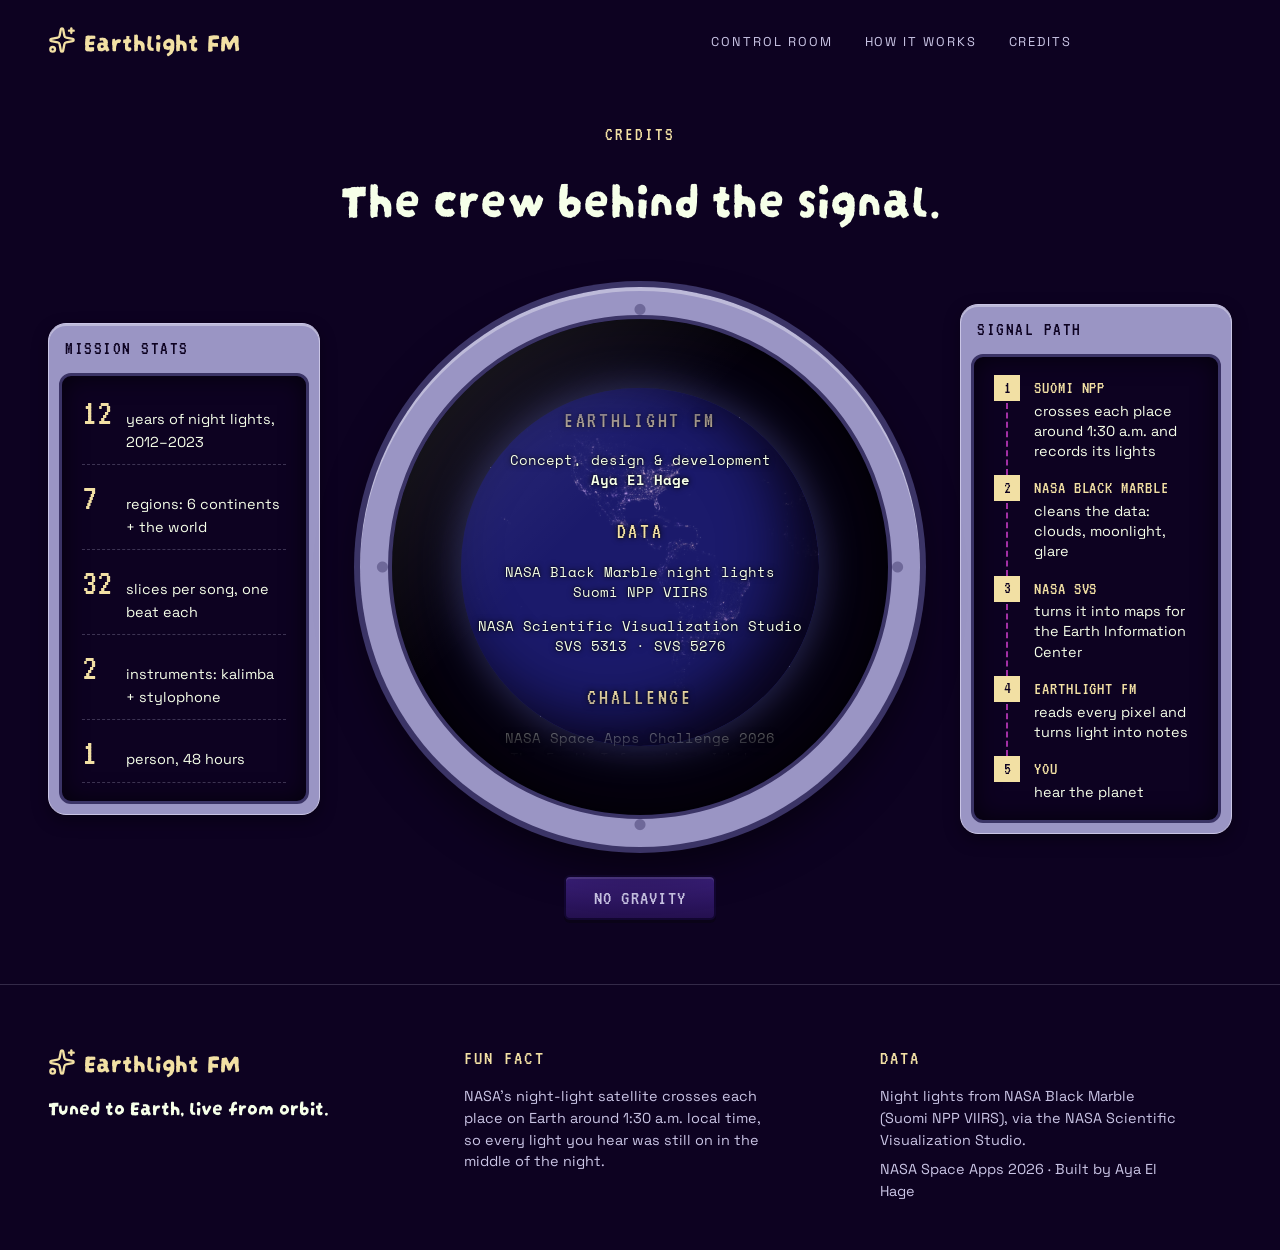
<file: credits.html>
<!DOCTYPE html>
<html lang="en">

<head>
    <meta charset="UTF-8">
    <meta name="viewport" content="width=device-width, initial-scale=1.0">
    <title>Credits · Earthlight FM</title>
    <link rel="preconnect" href="https://fonts.googleapis.com">
    <link rel="preconnect" href="https://fonts.gstatic.com" crossorigin>
    <link
        href="https://fonts.googleapis.com/css2?family=Darumadrop+One&family=Space+Grotesk:wght@400;500;700&family=Space+Mono:wght@400;700&family=VT323&display=swap"
        rel="stylesheet">
    <link rel="icon" type="image/svg+xml" href="assets/favicon.svg">
    <link rel="stylesheet" href="style.css">
</head>

<body>

    <!-- HEADER -->
    <header class="site-header">
        <a href="index.html" class="logo">
            <span class="icon icon-sparkles" aria-hidden="true"></span>
            Earthlight <span class="logo-fm">FM</span>
        </a>

        <nav aria-label="Main">
            <ul class="nav-links">
                <li><a href="index.html#screens">Control room</a></li>
                <li><a href="#how">How it works</a></li>
                <li><a href="credits.html" aria-current="page">Credits</a></li>
            </ul>
        </nav>
    </header>

    <main class="credits-page">
        <p class="eyebrow">Credits</p>
        <h1 class="section-title">The crew behind the signal.</h1>

        <div class="credits-stage">

            <!-- LEFT: mission stats -->
            <aside class="monitor credits-side" aria-labelledby="stats-title">
                <header class="monitor-label" id="stats-title">Mission stats</header>
                <div class="monitor-screen side-screen">
                    <dl class="stats">
                        <div>
                            <dt>12</dt>
                            <dd>years of night lights, 2012–2023</dd>
                        </div>
                        <div>
                            <dt>7</dt>
                            <dd>regions: 6 continents + the world</dd>
                        </div>
                        <div>
                            <dt>32</dt>
                            <dd>slices per song, one beat each</dd>
                        </div>
                        <div>
                            <dt>2</dt>
                            <dd>instruments: kalimba + stylophone</dd>
                        </div>
                        <div>
                            <dt>1</dt>
                            <dd>person, 48 hours</dd>
                        </div>
                    </dl>
                </div>
            </aside>

            <!-- CENTER: spaceship window -->
            <div class="porthole" id="porthole">
                <div class="porthole-glass">
                    <div class="space-globe" aria-hidden="true"></div>

                    <!-- rolling credits (real text, readable by screen readers) -->
                    <div class="credits-roll">
                        <div class="roll">
                            <p class="roll-head">Earthlight FM</p>
                            <p>Concept, design & development<br><strong>Aya El Hage</strong></p>

                            <p class="roll-head">Data</p>
                            <p>NASA Black Marble night lights<br>Suomi NPP VIIRS</p>
                            <p>NASA Scientific Visualization Studio<br>SVS 5313 · SVS 5276</p>

                            <p class="roll-head">Challenge</p>
                            <p>NASA Space Apps Challenge 2026<br>The Earth Information Jukebox</p>
                            <p>Local event: Tripoli, Lebanon</p>

                            <p class="roll-head">Sound</p>
                            <p>Synthesis: Tone.js (MIT)</p>
                            <p>Printer sound: Freesound (CC0)</p>

                            <p class="roll-head">Visuals</p>
                            <p>World map: simplemaps.com</p>
                            <p>Icons: Lucide (ISC)</p>
                            <p>Fonts: Darumadrop One, Space Grotesk,<br>Space Mono, VT323 (Google Fonts, OFL)</p>
                            <p>Instrument panel photo: NASA</p>

                            <p class="roll-head">Assistance</p>
                            <p>AI support for planning, code and debugging: Claude</p>

                            <p class="roll-head">Special thanks</p>
                            <p>Mom, chief design critic</p>

                            <p class="roll-end">✦ Every light is a person, a home, a sound. ✦</p>
                        </div>
                    </div>
                </div>
            </div>

            <!-- RIGHT: signal path -->
            <aside class="monitor credits-side" aria-labelledby="path-title">
                <header class="monitor-label" id="path-title">Signal path</header>
                <div class="monitor-screen side-screen">
                    <ol class="signal-path">
                        <li><strong>Suomi NPP</strong> crosses each place around 1:30 a.m. and records its lights</li>
                        <li><strong>NASA Black Marble</strong> cleans the data: clouds, moonlight, glare</li>
                        <li><strong>NASA SVS</strong> turns it into maps for the Earth Information Center</li>
                        <li><strong>Earthlight FM</strong> reads every pixel and turns light into notes</li>
                        <li><strong>You</strong> hear the planet</li>
                    </ol>
                </div>
            </aside>

        </div>

        <div class="credits-controls">
            <button class="key gravity-key" id="gravity-btn" aria-pressed="false">No gravity</button>
        </div>
    </main>

    <!-- FOOTER -->
    <footer class="site-footer">
        <div class="footer-brand">
            <p class="logo">
                <span class="icon icon-sparkles" aria-hidden="true"></span>
                Earthlight <span class="logo-fm">FM</span>
            </p>
            <p class="footer-tagline">Tuned to Earth, live from orbit.</p>
        </div>

        <div class="footer-col">
            <h3>Fun fact</h3>
            <p>NASA's night-light satellite crosses each place on Earth around 1:30 a.m. local time, so every light you
                hear was still on in the middle of the night.</p>
        </div>

        <div class="footer-col">
            <h3>Data</h3>
            <p>Night lights from NASA Black Marble (Suomi NPP VIIRS), via the NASA Scientific Visualization Studio.</p>
            <p>NASA Space Apps 2026 · Built by Aya El Hage</p>
        </div>
    </footer>

    <!-- HOW IT WORKS POP-UP -->
    <dialog class="retro-window" id="how" aria-labelledby="how-title">
        <div class="window-bar">
            <h2 id="how-title">HOW_IT_WORKS.EXE</h2>
            <span class="window-stripes" aria-hidden="true"></span>
            <button class="window-close" id="how-close" aria-label="Close">
                <span class="icon icon-close" aria-hidden="true"></span>
            </button>
        </div>

        <div class="window-body">
            <img class="how-photo" src="assets/images/controlpanel.jpg"
                alt="Vintage NASA aircraft instrument panel full of dials and switches">

            <div class="how-content">
                <p class="window-intro">Earthlight FM turns NASA's night lights into music. Here's how to tune in:</p>

                <ol class="how-steps">
                    <li>
                        <div><strong>Pick a place</strong><span>Click a continent on the map, or press World.</span>
                        </div>
                    </li>
                    <li>
                        <div><strong>Pick a time</strong><span>What changed (2012 → 2023), one year, or two years to
                                compare.</span></div>
                    </li>
                    <li>
                        <div><strong>Press Play</strong><span>The region is read from west to east, one note per
                                slice.</span></div>
                    </li>
                    <li>
                        <div><strong>Watch the screens</strong><span>The globe, graph, notes and log follow the
                                music.</span></div>
                    </li>
                    <li>
                        <div><strong>Press Print</strong><span>Get a field report explaining what you heard.</span>
                        </div>
                    </li>
                </ol>

                <div class="how-legend">
                    <p class="how-legend-title">What you hear</p>
                    <ul>
                        <li><span class="legend-chip chip-kalimba" aria-hidden="true"></span> Kalimba: more light, or
                            brighter</li>
                        <li><span class="legend-chip chip-stylo" aria-hidden="true"></span> Stylophone: less light, or
                            dimmer</li>
                        <li><span class="legend-chip chip-silence" aria-hidden="true"></span> Silence: no lights, or no
                            real change</li>
                        <li>Higher, louder notes mean a stronger signal.</li>
                    </ul>
                </div>

                <div class="window-actions">
                    <p class="window-hint">Tab · Enter · Esc to close</p>
                    <button class="pixel-btn" id="how-ok">Start listening</button>
                </div>
            </div>
        </div>
    </dialog>

    <script src="credits.js"></script>
</body>

</html>
</file>
<file: style.css>
/* ===== PALETTE ===== */
:root {
    --night: #0D0221;
    /* page background (deep night) */
    --ultramarine: #290087;
    /* monitors, panels */
    --honeydew: #F6FFE9;
    /* main text */
    --vanilla: #F2E0A4;
    /* buttons, highlights */
    --periwinkle: #CAC5E5;
    /* soft text, borders */
    --amethyst: #A230A4;
    /* hovers, glows (never for text) */
    --lost: #F5A35C;
    /* orange: less light */
    --frame: #9A95C4;
    /* periwinkle-grey hardware */
    --frame-dark: #3B3466;
    /* screen edges */

    --font-main: "Space Grotesk", sans-serif;
    --font-screen: "VT323", monospace;
    --font-logo: "Darumadrop One", cursive;
    --font-print: "Space Mono", monospace;
}

* {
    box-sizing: border-box;
}

html {
    scroll-behavior: smooth;
}

body {
    margin: 0;
    background: var(--night);
    color: var(--honeydew);
    font-family: var(--font-main);
    line-height: 1.6;
}

a {
    color: inherit;
    text-decoration: none;
}

/* ===== ICONS (recolor with CSS) ===== */
.icon {
    display: inline-block;
    width: 1.1em;
    height: 1.1em;
    background-color: currentColor;
    -webkit-mask: var(--icon) center / contain no-repeat;
    mask: var(--icon) center / contain no-repeat;
}

.icon-sparkles {
    --icon: url("assets/icons/sparkles.svg");
}

.icon-power {
    --icon: url("assets/icons/power.svg");
}

.icon-sparkle {
    --icon: url("assets/icons/sparkle.svg");
}

.icon-globe {
    --icon: url("assets/icons/globe.svg");
}

.icon-waveform {
    --icon: url("assets/icons/audio-waveform.svg");
}

.icon-code {
    --icon: url("assets/icons/code.svg");
}

.icon-play {
    --icon: url("assets/icons/play.svg");
}

.icon-pause {
    --icon: url("assets/icons/pause.svg");
}

.icon-repeat {
    --icon: url("assets/icons/repeat.svg");
}

.icon-volume {
    --icon: url("assets/icons/volume-2.svg");
}

.icon-mute {
    --icon: url("assets/icons/volume-off.svg");
}

.icon-printer {
    --icon: url("assets/icons/printer.svg");
}

.icon-close {
    --icon: url("assets/icons/x.svg");
}

/* ===== HEADER ===== */
.site-header {
    position: absolute;
    top: 0;
    left: 0;
    right: 0;
    z-index: 10;
    display: flex;
    align-items: center;
    justify-content: space-between;
    padding: 20px 48px;
    background: linear-gradient(to bottom, rgba(13, 2, 33, 0.95), transparent);
}

.logo {
    display: flex;
    align-items: center;
    gap: 8px;
    font-family: var(--font-logo);
    font-weight: 400;
    font-size: 1.6rem;
    color: var(--vanilla);
}

.logo-fm {
    font-family: var(--font-logo);
    font-size: 1.6rem;
    font-weight: 400;
}

.nav-links {
    display: flex;
    gap: 32px;
    list-style: none;
    margin: 0;
    padding: 0;
}

.nav-links a {
    font-size: 0.8rem;
    letter-spacing: 0.15em;
    text-transform: uppercase;
    color: var(--periwinkle);
    transition: color 0.2s;
}

.nav-links a:hover,
.nav-links a:focus-visible {
    color: var(--vanilla);
}

.on-air {
    display: flex;
    align-items: center;
    gap: 8px;
    font-family: var(--font-screen);
    font-size: 1.2rem;
    letter-spacing: 0.1em;
    text-transform: uppercase;
    border: 1px solid var(--periwinkle);
    color: var(--periwinkle);
    border-radius: 999px;
    padding: 2px 14px;
    position: fixed;
    top: 24px;
    right: 48px;
    z-index: 20;
    background: rgba(13, 2, 33, 0.85);
    backdrop-filter: blur(6px);
}

.site-header nav {
    margin-right: 160px;
}

.on-air-dot {
    width: 8px;
    height: 8px;
    border-radius: 50%;
    background: var(--periwinkle);
    box-shadow: none;
    animation: blink 1.6s infinite;
}

/* when music is playing */
.on-air.is-live {
    color: var(--vanilla);
    border-color: var(--amethyst);
    box-shadow: 0 0 14px rgba(162, 48, 164, 0.6);
}

.on-air.is-live .on-air-dot {
    background: var(--vanilla);
    box-shadow: 0 0 8px var(--vanilla);
    animation: blink 1.6s infinite;
}

@keyframes blink {
    50% {
        opacity: 0.2;
    }
}

/* ===== HERO ===== */
.hero {
    position: relative;
    min-height: 100vh;
    display: flex;
    align-items: center;
    padding: 120px 48px 60px;
    overflow: hidden;
}

#dots {
    position: absolute;
    top: 50%;
    right: 0;
    transform: translateY(-50%);
    width: 68%;
    height: auto;
    opacity: 0;
    transition: opacity 0.8s ease;
}

#dots.is-ready { opacity: 1; }

/* dark fade on the left so the text stays readable */
.hero::before {
    content: "";
    position: absolute;
    inset: 0;
    background: linear-gradient(to right, var(--night) 28%, transparent 40%);
    z-index: 1;
}

.hero-text {
    position: relative;
    z-index: 2;
    max-width: 560px;
}

.eyebrow {
    font-family: var(--font-screen);
    font-size: 1.2rem;
    letter-spacing: 0.1em;
    text-transform: uppercase;
    color: var(--vanilla);
    margin: 0 0 16px;
}

.hero h1 {
    font-size: clamp(2.5rem, 5vw, 4.5rem);
    line-height: 1.05;
    margin: 0 0 24px;
    font-family: var(--font-logo);
    font-weight: 400;
    text-wrap: balance;
}

.hero h1 em {
    font-style: normal;
    color: var(--vanilla);
}

.hero-lead {
    color: var(--periwinkle);
    font-size: 1.1rem;
    margin: 0 0 32px;
}

.hero-actions {
    display: flex;
    gap: 16px;
    flex-wrap: wrap;
}

/* ===== MAP KEY ===== */
.map-key {
    position: absolute;
    right: 48px;
    bottom: 40px;
    z-index: 2;
    padding: 14px 20px;
    background: rgba(13, 2, 33, 0.75);
    border: 1px solid rgba(202, 197, 229, 0.35);
    border-radius: 14px;
    backdrop-filter: blur(6px);
}

.map-key-title {
    margin: 0 0 8px;
    font-family: var(--font-screen);
    font-size: 1.2rem;
    letter-spacing: 0.1em;
    text-transform: uppercase;
    color: var(--vanilla);
}

.map-key ul {
    display: grid;
    gap: 8px;
    margin: 0;
    padding: 0;
    list-style: none;
}

.map-key li {
    display: flex;
    align-items: center;
    gap: 10px;
    font-size: 1rem;
    color: var(--honeydew);
}

.key-dot {
    width: 14px;
    height: 14px;
    border-radius: 50%;
    flex-shrink: 0;
}

.key-new {
    background: #B98BFF;
    box-shadow: 0 0 10px #B98BFF;
}

.key-lost {
    border: 3px solid var(--lost);
    box-shadow: 0 0 10px var(--lost);
}

/* ===== BUTTONS ===== */
.btn {
    display: inline-flex;
    align-items: center;
    gap: 10px;
    padding: 14px 26px;
    border-radius: 999px;
    font-family: var(--font-main);
    font-size: 1rem;
    font-weight: 500;
    cursor: pointer;
    transition: box-shadow 0.2s, background 0.2s;
}

.btn-primary {
    background: var(--vanilla);
    color: var(--night);
    border: none;
}

.btn-primary:hover {
    box-shadow: 0 0 24px rgba(242, 224, 164, 0.6);
}

.btn-ghost {
    background: transparent;
    color: var(--honeydew);
    border: 1px solid var(--periwinkle);
}

.btn-ghost:hover {
    background: rgba(162, 48, 164, 0.3);
}

/* visible keyboard focus everywhere (accessibility) */
a:focus-visible,
button:focus-visible {
    outline: 2px solid var(--vanilla);
    outline-offset: 3px;
}

/* ===== SCREEN WALL ===== */
.screens {
    padding: 24px 48px 96px;
}

.section-title {
    margin: 0 0 40px;
    font-family: var(--font-logo);
    font-weight: 400;
    font-size: clamp(2rem, 4vw, 3.2rem);
    line-height: 1.1;
    color: var(--honeydew);
}

.screen-wall {
    display: grid;
    grid-template-columns: 0.9fr 1.3fr 0.9fr 0.9fr;
    grid-template-rows: 230px 210px 260px auto;
    grid-template-areas:
        "globe   map     map     wave"
        "graph   map     map     code"
        "graph   deck    deck    notes"
        "printer printer printer printer";
    gap: 12px;
}

.area-globe {
    grid-area: globe;
}

.area-graph {
    grid-area: graph;
}

.area-map {
    grid-area: map;
}

.area-deck {
    grid-area: deck;
}

.area-wave {
    grid-area: wave;
}

.area-code {
    grid-area: code;
}

.area-notes {
    grid-area: notes;
}

.area-printer {
    grid-area: printer;
}

/* ----- monitor frame (periwinkle-grey hardware) ----- */
.monitor {
    display: flex;
    flex-direction: column;
    gap: 8px;
    padding: 10px;
    background: var(--frame);
    border: 1px solid var(--periwinkle);
    border-radius: 18px;
    box-shadow:
        inset 0 2px 0 rgba(255, 255, 255, 0.35),
        0 6px 16px rgba(0, 0, 0, 0.35);
}

.monitor-label {
    display: flex;
    align-items: center;
    gap: 8px;
    padding: 0 6px;
    font-family: var(--font-screen);
    font-size: 1.2rem;
    letter-spacing: 0.08em;
    text-transform: uppercase;
    color: var(--night);
}

/* ----- dark screen ----- */
.monitor-screen {
    position: relative;
    flex: 1;
    display: flex;
    align-items: center;
    justify-content: center;
    padding: 14px;
    background: var(--night);
    border: 3px solid var(--frame-dark);
    border-radius: 12px;
    box-shadow: inset 0 0 24px rgba(0, 0, 0, 0.7);
    font-family: var(--font-screen);
    font-size: 1.3rem;
    color: var(--vanilla);
    overflow: hidden;
}

/* ----- code screen (terminal) ----- */
.terminal {
    align-items: flex-end;
    justify-content: flex-start;
}

/* scan lines only here */
.terminal::after {
    content: "";
    position: absolute;
    inset: 0;
    background: repeating-linear-gradient(to bottom,
            rgba(255, 255, 255, 0.05) 0 1px,
            transparent 1px 3px);
    pointer-events: none;
}

#log {
    margin: 0;
    font-family: var(--font-screen);
    font-size: 1.05rem;
    line-height: 1.25;
    color: var(--vanilla);
    white-space: pre-wrap;
}

/* blinking cursor */
#log::after {
    content: "_";
    animation: blink 1s steps(1) infinite;
}

/* ----- control panel (NASA-style) ----- */
.deck {
    flex: 1;
    display: flex;
    gap: 14px;
    padding: 14px 18px;
    background:
        radial-gradient(circle at 8px 8px, #6E6899 3px, transparent 4px),
        radial-gradient(circle at calc(100% - 8px) 8px, #6E6899 3px, transparent 4px),
        radial-gradient(circle at 8px calc(100% - 8px), #6E6899 3px, transparent 4px),
        radial-gradient(circle at calc(100% - 8px) calc(100% - 8px), #6E6899 3px, transparent 4px),
        #B7B2DB;
    border: 1px solid var(--frame-dark);
    border-radius: 10px;
    box-shadow: inset 0 2px 6px rgba(0, 0, 0, 0.25);
}

.deck-years {
    flex: 1;
    display: grid;
    grid-template-columns: repeat(6, 1fr);
    gap: 6px;
}

.year-change {
    grid-column: 1 / -1;
}

.deck-transport {
    display: grid;
    grid-template-columns: repeat(2, 1fr);
    gap: 6px;
    padding-left: 14px;
    border-left: 2px solid rgba(59, 52, 102, 0.35);
}

/* hardware key */
.key {
    font-family: var(--font-screen);
    font-size: 1.1rem;
    letter-spacing: 0.06em;
    text-transform: uppercase;
    color: var(--periwinkle);
    background: linear-gradient(to bottom, #3a1f7a, #24104f);
    border: 2px solid #120630;
    border-radius: 6px;
    box-shadow: inset 0 2px 0 rgba(255, 255, 255, 0.12), 0 3px 0 #0a0318;
    cursor: pointer;
    transition: transform 0.08s, box-shadow 0.2s, background 0.2s, color 0.2s;
}

.key:hover {
    color: var(--honeydew);
}

.key:active {
    transform: translateY(2px);
    box-shadow: inset 0 2px 0 rgba(255, 255, 255, 0.12), 0 1px 0 #0a0318;
}

.key.is-on,
.key[aria-pressed="true"] {
    color: var(--night);
    background: radial-gradient(circle at 50% 40%, #fff6d6, var(--vanilla) 60%, #d9b95e);
    box-shadow: 0 0 18px rgba(242, 224, 164, 0.7), inset 0 2px 0 rgba(255, 255, 255, 0.5);
}

.icon-key {
    width: 58px;
    height: 58px;
    display: grid;
    place-items: center;
    font-size: 1.5rem;
}

/* ----- printer (unchanged) ----- */
/* outer wrapper: no frame, just holds machine + paper */
.printer {
    padding: 0;
    background: none;
    border: none;
    box-shadow: none;
}

/* the machine: fixed size, never grows */
.printer-body {
    position: relative;
    padding: 16px 20px 20px;
    background: var(--frame);
    border: 1px solid var(--periwinkle);
    border-radius: 18px;
    box-shadow:
        inset 0 2px 0 rgba(255, 255, 255, 0.35),
        0 6px 16px rgba(0, 0, 0, 0.35);
}

/* the slot: always on top of the paper */
.printer-slot {
    position: relative;
    z-index: 3;
    width: 94%;
    height: 10px;
    margin: 0 auto;
    background: var(--night);
    border-radius: 999px;
    box-shadow: inset 0 2px 4px rgba(0, 0, 0, 0.6);
}

/* the paper: comes out of the slot and hangs below the machine */
.paper {
    position: relative;
    z-index: 2;
    width: 90%;
    margin: -25px auto 0;
    padding: 36px 28px 24px;
    background: var(--honeydew);
    color: var(--night);
    font-family: var(--font-print);
    font-size: 0.95rem;
    border-radius: 0 0 6px 6px;
    box-shadow: 0 8px 20px rgba(0, 0, 0, 0.35);
}

.printer-top {
    display: flex;
    align-items: center;
    justify-content: space-between;
    margin-bottom: 14px;
}

.print-key {
    padding: 6px 22px;
    font-size: 1.2rem;
}

.paper p {
    margin: 0;
}

/* hidden visually, still read by screen readers */
.sr-only {
    position: absolute;
    width: 1px;
    height: 1px;
    margin: -1px;
    padding: 0;
    overflow: hidden;
    clip: rect(0 0 0 0);
    white-space: nowrap;
    border: 0;
}

/* ----- globe ----- */
.globe {
    position: relative;
    width: 140px;
    height: 140px;
    border-radius: 50%;
    background: url("assets/images/lights-change.jpg") repeat-x;
    background-size: 280px 157.5px;
    background-position: 0 -8.75px;
    box-shadow: 0 0 30px rgba(185, 139, 255, 0.35);
    animation: globe-spin 30s linear infinite;
    transition: background-position-x 0.3s ease;
}

/* Earth turns west → east, so the map slides to the right */
@keyframes globe-spin {
    from {
        background-position-x: 0;
    }

    to {
        background-position-x: 280px;
    }
}

/* when following the music, JavaScript controls the position */
.globe.is-tracking {
    animation: none;
}

/* shading: light from the top-left, dark edges = looks round */
.globe::after {
    content: "";
    position: absolute;
    inset: 0;
    border-radius: 50%;
    background:
        radial-gradient(circle at 35% 30%, rgba(255, 255, 255, 0.15), transparent 45%),
        radial-gradient(circle, transparent 55%, rgba(13, 2, 33, 0.85) 100%);
}

/* ----- graph ----- */
#graph-screen {
    align-items: stretch;
    padding: 10px;
}

#graph {
    display: block;
    width: 100%;
    height: 100%;
}

/* ----- waveform + notes ----- */
#wave-screen,
#notes-screen {
    align-items: stretch;
    padding: 10px;
}

#wave,
#notes {
    display: block;
    width: 100%;
    height: 100%;
}

/* ===== HOW IT WORKS POP-UP ===== */
.retro-window {
    width: min(920px, 94vw);
    max-height: 90vh;
    padding: 0;
    overflow: auto;
    border: 3px solid var(--night);
    border-radius: 6px;
    background: var(--periwinkle);
    color: var(--night);
    box-shadow: 8px 8px 0 var(--amethyst);
}

.retro-window[open] {
    animation: window-pop 0.25s steps(4);
}

@keyframes window-pop {
    from {
        transform: scale(0.85);
        opacity: 0;
    }

    to {
        transform: scale(1);
        opacity: 1;
    }
}

.retro-window::backdrop {
    background: rgba(13, 2, 33, 0.75);
}

/* title bar */
.window-bar {
    position: sticky;
    top: 0;
    z-index: 1;
    display: flex;
    align-items: center;
    gap: 10px;
    padding: 6px 8px;
    background: var(--ultramarine);
    border-bottom: 3px solid var(--night);
}

.window-bar h2 {
    margin: 0;
    font-family: var(--font-screen);
    font-size: 1.3rem;
    font-weight: 400;
    letter-spacing: 0.08em;
    color: var(--vanilla);
}

.window-stripes {
    flex: 1;
    height: 14px;
    background: repeating-linear-gradient(90deg,
            var(--vanilla) 0 8px,
            var(--amethyst) 8px 16px,
            var(--periwinkle) 16px 24px);
}

.window-close {
    width: 28px;
    height: 28px;
    display: grid;
    place-items: center;
    background: var(--periwinkle);
    color: var(--night);
    border: 2px solid var(--night);
    box-shadow: 2px 2px 0 var(--night);
    cursor: pointer;
    font-size: 1rem;
}

.window-close:hover {
    background: var(--vanilla);
}

.window-close:active {
    transform: translate(2px, 2px);
    box-shadow: none;
}

/* content */
.window-body {
    display: grid;
    grid-template-columns: 300px 1fr;
    /* photo | content */
    font-family: var(--font-main);
    font-size: 0.92rem;
    line-height: 1.45;
}

.how-content {
    padding: 18px 22px 20px;
}

.how-photo {
    display: block;
    width: 100%;
    height: 100%;
    min-height: 100%;
    object-fit: cover;
    border-right: 3px solid var(--night);
    filter: contrast(1.2) sepia(0.4) hue-rotate(220deg) saturate(1.6);
}

.window-intro {
    margin: 0 0 14px;
    font-weight: 500;
}

.how-steps {
    margin: 0 0 18px;
    padding: 0;
    list-style: none;
    counter-reset: step;
    display: grid;
    gap: 10px;
}

.how-steps li {
    counter-increment: step;
    display: flex;
    gap: 12px;
    align-items: center;
}

.how-steps strong {
    display: block;
    font-family: var(--font-screen);
    font-size: 1.2rem;
    font-weight: 400;
    letter-spacing: 0.04em;
    text-transform: uppercase;
    line-height: 1.1;
}

.how-steps li::before {
    content: counter(step);
    flex-shrink: 0;
    width: 28px;
    height: 28px;
    display: grid;
    place-items: center;
    font-family: var(--font-screen);
    font-size: 1.2rem;
    background: var(--ultramarine);
    color: var(--vanilla);
    border: 2px solid var(--night);
}

/* sound key */
.how-legend {
    padding: 12px 16px;
    margin-bottom: 14px;
    background: var(--night);
    color: var(--honeydew);
    border: 2px solid var(--night);
}

.how-legend-title {
    margin: 0 0 8px;
    font-family: var(--font-screen);
    font-size: 1.2rem;
    letter-spacing: 0.08em;
    text-transform: uppercase;
    color: var(--vanilla);
}

.how-legend ul {
    margin: 0;
    padding: 0;
    list-style: none;
    display: grid;
    gap: 6px;
}

.how-legend li {
    display: flex;
    align-items: center;
    gap: 10px;
}

.legend-chip {
    width: 12px;
    height: 12px;
    flex-shrink: 0;
}

.chip-kalimba {
    background: #B98BFF;
}

.chip-stylo {
    background: var(--lost);
}

.chip-silence {
    border: 2px solid var(--periwinkle);
}

.window-actions {
    display: flex;
    align-items: center;
    justify-content: space-between;
    gap: 12px;
}

.window-hint {
    margin: 0;
    font-family: var(--font-screen);
    font-size: 1.1rem;
}

/* chunky retro button */
.pixel-btn {
    padding: 8px 22px;
    font-family: var(--font-screen);
    font-size: 1.3rem;
    letter-spacing: 0.06em;
    text-transform: uppercase;
    background: var(--vanilla);
    color: var(--night);
    border: 3px solid var(--night);
    box-shadow: 4px 4px 0 var(--night);
    cursor: pointer;
}

.pixel-btn:hover {
    background: #fff6d6;
}

.pixel-btn:active {
    transform: translate(4px, 4px);
    box-shadow: none;
}

.window-close:focus-visible,
.pixel-btn:focus-visible {
    outline: 3px solid var(--amethyst);
    outline-offset: 2px;
}

/* ===== CREDITS PAGE ===== */
.credits-page {
    padding: 120px 48px 64px;
    text-align: center;
}

/* spaceship window frame with rivets */
.porthole {
    position: relative;
    width: min(560px, 86vw);
    aspect-ratio: 1;
    margin: 24px auto 28px;
    padding: 28px;
    border-radius: 50%;
    background:
        radial-gradient(circle at 50% 4%, #6E6899 5px, transparent 6px),
        radial-gradient(circle at 50% 96%, #6E6899 5px, transparent 6px),
        radial-gradient(circle at 4% 50%, #6E6899 5px, transparent 6px),
        radial-gradient(circle at 96% 50%, #6E6899 5px, transparent 6px),
        var(--frame);
    box-shadow:
        inset 0 4px 0 rgba(255, 255, 255, 0.35),
        0 0 0 6px var(--frame-dark),
        0 20px 40px rgba(0, 0, 0, 0.5);
}

/* the glass: deep space with tiny stars */
.porthole-glass {
    position: relative;
    width: 100%;
    height: 100%;
    border-radius: 50%;
    overflow: hidden;
    display: grid;
    place-items: center;
    background:
        radial-gradient(1px 1px at 20% 30%, #fff, transparent),
        radial-gradient(1px 1px at 70% 20%, #fff, transparent),
        radial-gradient(1px 1px at 80% 70%, #fff, transparent),
        radial-gradient(1px 1px at 30% 80%, #fff, transparent),
        radial-gradient(1.5px 1.5px at 55% 55%, var(--vanilla), transparent),
        #05010f;
    border: 4px solid var(--frame-dark);
    box-shadow: inset 0 0 40px rgba(0, 0, 0, 0.9);
}

/* glass reflection */
.porthole-glass::after {
    content: "";
    position: absolute;
    inset: 0;
    border-radius: 50%;
    background: linear-gradient(135deg, rgba(255, 255, 255, 0.12), transparent 40%);
    pointer-events: none;
    z-index: 3;
}

/* big spinning Earth, ocean in blue */
.space-globe {
    position: absolute;
    width: 72%;
    aspect-ratio: 1;
    border-radius: 50%;
    background-image: url("assets/images/lights-change.jpg");
    background-color: #1b1a6b;
    /* the sea */
    background-blend-mode: screen;
    /* black → sea color, lights stay bright */
    background-repeat: repeat-x;
    background-size: 200% auto;
    background-position: 0 50%;
    box-shadow:
        inset -30px -20px 60px rgba(5, 1, 15, 0.9),
        0 0 40px rgba(122, 140, 255, 0.35);
    /* atmosphere glow */
    animation: space-spin 60s linear infinite;
}

@keyframes space-spin {
    from {
        background-position-x: 0;
    }

    to {
        background-position-x: 200%;
    }
}

/* credits rolling up over the view */
.credits-roll {
    position: absolute;
    inset: 12% 14%;
    z-index: 2;
    overflow: hidden;
    mask-image: linear-gradient(transparent, #000 18%, #000 82%, transparent);
    -webkit-mask-image: linear-gradient(transparent, #000 18%, #000 82%, transparent);
}

.roll {
    animation: roll-up 25s linear infinite;
}

@keyframes roll-up {
    from {
        transform: translateY(40%);
    }

    to {
        transform: translateY(-100%);
    }
}


.roll p {
    margin: 0 0 14px;
    font-family: var(--font-print);
    font-size: 0.9rem;
    line-height: 1.4;
    color: var(--honeydew);
    text-shadow: 0 0 6px #000, 0 0 2px #000;
}

.roll .roll-head {
    margin-top: 26px;
    font-family: var(--font-screen);
    font-size: 1.4rem;
    letter-spacing: 0.12em;
    text-transform: uppercase;
    color: var(--vanilla);
}

.roll .roll-end {
    margin-top: 30px;
    font-family: var(--font-logo);
    font-size: 1.1rem;
    color: var(--vanilla);
}

/* NO GRAVITY: the roll stops and every line drifts */
.zero-g .roll {
    animation-play-state: paused;
}

.zero-g .roll p {
    animation: drift 6s ease-in-out infinite alternate;
}

.zero-g .roll p:nth-child(2n) {
    animation-duration: 7.5s;
    animation-direction: alternate-reverse;
}

.zero-g .roll p:nth-child(3n) {
    animation-duration: 5s;
}

@keyframes drift {
    from {
        transform: translate(-10px, -6px) rotate(-4deg);
    }

    to {
        transform: translate(12px, 8px) rotate(5deg);
    }
}

.credits-controls {
    display: flex;
    justify-content: center;
}

.gravity-key {
    padding: 10px 28px;
    font-size: 1.3rem;
}

/* credits: panels beside the window */
.credits-stage {
    display: grid;
    grid-template-columns: 1fr auto 1fr;
    align-items: center;
    gap: 40px;
    max-width: 1300px;
    margin: 0 auto;
}

.credits-stage .porthole {
    margin: 24px 0 28px;
}

.credits-side {
    text-align: left;
}

.side-screen {
    display: block;
    padding: 18px 20px;
}

/* big pixel numbers */
.stats {
    margin: 0;
    display: grid;
    gap: 14px;
}

.stats div {
    display: flex;
    align-items: baseline;
    gap: 14px;
    border-bottom: 1px dashed rgba(202, 197, 229, 0.25);
    padding-bottom: 10px;
}

.stats dt {
    min-width: 2ch;
    font-family: var(--font-screen);
    font-size: 2.4rem;
    line-height: 1;
    color: var(--vanilla);
}

.stats dd {
    margin: 0;
    font-family: var(--font-main);
    font-size: 0.9rem;
    color: var(--honeydew);
}

/* numbered path with connecting line */
.signal-path {
    margin: 0;
    padding: 0;
    list-style: none;
    counter-reset: hop;
    display: grid;
    gap: 14px;
}

.signal-path li {
    counter-increment: hop;
    position: relative;
    padding-left: 40px;
    font-family: var(--font-main);
    font-size: 0.9rem;
    line-height: 1.4;
    color: var(--honeydew);
}

.signal-path li::before {
    content: counter(hop);
    position: absolute;
    left: 0;
    top: 0;
    width: 26px;
    height: 26px;
    display: grid;
    place-items: center;
    font-family: var(--font-screen);
    font-size: 1.1rem;
    background: var(--vanilla);
    color: var(--night);
}

/* dashed line linking the steps */
.signal-path li:not(:last-child)::after {
    content: "";
    position: absolute;
    left: 12px;
    top: 28px;
    bottom: -14px;
    border-left: 2px dashed var(--amethyst);
}

.signal-path strong {
    display: block;
    font-family: var(--font-screen);
    font-size: 1.15rem;
    font-weight: 400;
    letter-spacing: 0.05em;
    text-transform: uppercase;
    color: var(--vanilla);
}

/* ===== ACCESSIBILITY: less motion ===== */
@media (prefers-reduced-motion: reduce) {
    html {
        scroll-behavior: auto;
    }

    .on-air-dot {
        animation: none;
    }

    .retro-window[open] {
        animation: none;
    }

    .space-globe,
    .roll,
    .zero-g .roll p {
        animation: none;
    }

    .credits-roll {
        overflow-y: auto;
        mask-image: none;
        -webkit-mask-image: none;
    }
}

/* ===== PHONES & SMALL TABLETS (up to 900px) ===== */
@media (max-width: 900px) {

    /* --- header: logo on top, links below (not hidden) --- */
    .site-header {
        flex-wrap: wrap;
        gap: 10px;
        padding: 14px 16px;
    }

    .site-header nav {
        margin-right: 0;
        width: 100%;
    }

    .nav-links {
        gap: 18px;
        flex-wrap: wrap;
    }

    .nav-links a {
        font-size: 0.75rem;
    }

    /* On Air badge: smaller, bottom-right so it doesn't cover the menu */
    .on-air {
        top: auto;
        bottom: 14px;
        right: 14px;
        font-size: 1rem;
        padding: 2px 10px;
    }

    /* --- hero: map behind the text --- */
    .hero {
        padding: 130px 20px 40px;
        min-height: auto;
    }

    #dots {
        top: 50%;
        width: 100%;
        opacity: 0.45;
    }

    .hero::before {
        display: none;
    }

    .hero-text {
        max-width: 100%;
    }

    .map-key {
        position: static;
        margin-top: 28px;
    }

    /* --- control room: one screen per row --- */
    .screens {
        padding: 32px 14px 64px;
    }

    .screen-wall {
        grid-template-columns: 1fr;
        grid-template-rows: none;
        grid-template-areas:
            "map"
            "deck"
            "globe"
            "graph"
            "wave"
            "notes"
            "code"
            "printer";
    }

    .area-map .monitor-screen {
        min-height: 220px;
    }

    .area-globe .monitor-screen,
    .area-graph .monitor-screen,
    .area-wave .monitor-screen,
    .area-notes .monitor-screen,
    .area-code .monitor-screen {
        min-height: 180px;
    }

    /* control panel: years on top, play keys underneath */
    .deck {
        flex-direction: column;
        padding: 12px;
    }

    .deck-years {
        grid-template-columns: repeat(4, 1fr);
    }

    .deck-transport {
        grid-template-columns: repeat(4, 1fr);
        padding-left: 0;
        padding-top: 12px;
        border-left: none;
        border-top: 2px solid rgba(59, 52, 102, 0.35);
    }

    .icon-key {
        width: 100%;
        height: 52px;
    }

    .key {
        min-height: 44px;
        font-size: 1rem;
    }

    /* printer */
    .paper {
        width: 96%;
        padding: 32px 16px 20px;
    }

    /* --- footer --- */
    .site-footer {
        grid-template-columns: 1fr;
        gap: 28px;
        padding: 40px 20px 80px;
    }

    /* --- how it works pop-up: photo on top --- */
    .window-body {
        grid-template-columns: 1fr;
    }

    .how-photo {
        height: 140px;
        border-right: none;
        border-bottom: 3px solid var(--night);
    }

    .window-actions {
        flex-direction: column;
        align-items: stretch;
    }

    .window-hint {
        display: none;
    }

    /* keyboard tip isn't useful on phones */

    /* --- credits page: window first, panels below --- */
    .credits-page {
        padding: 140px 16px 48px;
    }

    .credits-stage {
        grid-template-columns: 1fr;
        gap: 24px;
    }

    .credits-stage .porthole {
        order: -1;
        margin: 0 auto;
    }

    #dots.is-ready { opacity: 0.45; }
}

/* ===== SMALL PHONES (up to 480px) ===== */
@media (max-width: 480px) {
    .deck-years {
        grid-template-columns: repeat(3, 1fr);
    }

    .section-title {
        font-size: 1.8rem;
    }

    .hero h1 {
        font-size: 2.2rem;
    }

    .roll p {
        font-size: 0.8rem;
    }
}

/* ----- world map ----- */
.map-label {
    justify-content: space-between;
}

.map-world-key {
    padding: 2px 14px;
    font-size: 1rem;
}

#map-screen svg {
    width: 100%;
    height: 100%;
}

#map-screen path {
    fill: #2a1d5c;
    stroke: var(--night);
    stroke-width: 0.5;
    transition: fill 0.2s;
}

#map-screen .continent {
    cursor: pointer;
    outline: none;
}

/* hover / keyboard focus: soft yellow */
#map-screen .continent:hover path,
#map-screen .continent:focus-visible path {
    fill: #b9a874;
}

/* selected: full yellow with a glow */
#map-screen .continent.is-selected path {
    fill: var(--vanilla);
}

#map-screen .continent.is-selected {
    filter: drop-shadow(0 0 6px rgba(242, 224, 164, 0.8));
}

#map-screen .land-other {
    fill: #1a1238;
}

/* World selected: every continent lights up */
#map-screen.world-selected .continent path,
#map-screen.world-selected .land-other {
    fill: var(--vanilla);
}

#map-screen.world-selected .continent {
    filter: drop-shadow(0 0 6px rgba(242, 224, 164, 0.8));
}

/* ----- printed report ----- */
.paper p {
    margin: 0 0 6px;
    animation: print-line 0.2s ease-out;
}

.paper .r-title {
    font-weight: 700;
    letter-spacing: 0.12em;
}

.paper .r-meta {
    opacity: 0.7;
    font-size: 0.85rem;
}

.paper .r-head {
    margin-top: 4px;
    font-weight: 700;
    letter-spacing: 0.08em;
}

.paper .r-end {
    margin-top: 8px;
    text-align: center;
    letter-spacing: 0.15em;
}

.paper hr {
    margin: 12px 0;
    border: none;
    border-top: 1px dashed rgba(13, 2, 33, 0.4);
}

@keyframes print-line {
    from {
        opacity: 0;
        transform: translateY(-4px);
    }

    to {
        opacity: 1;
        transform: translateY(0);
    }
}

.key:disabled {
    opacity: 0.6;
    cursor: wait;
}

/* ===== FOOTER ===== */
.site-footer {
    display: grid;
    grid-template-columns: repeat(3, 1fr);
    gap: 64px;
    padding: 56px 48px 40px;
    border-top: 1px solid rgba(202, 197, 229, 0.2);
    color: var(--periwinkle);
}

.footer-brand .logo {
    margin: 0;
}

.footer-tagline {
    margin: 8px 0 0;
    font-family: var(--font-logo);
    font-size: 1.3rem;
    color: var(--honeydew);
}

.footer-col h3 {
    margin: 0 0 12px;
    font-family: var(--font-screen);
    font-size: 1.3rem;
    font-weight: 400;
    letter-spacing: 0.1em;
    text-transform: uppercase;
    color: var(--vanilla);
}

.footer-col p {
    margin: 0 0 8px;
    font-size: 0.9rem;
    line-height: 1.5;
    max-width: 34ch;
}
</file>
